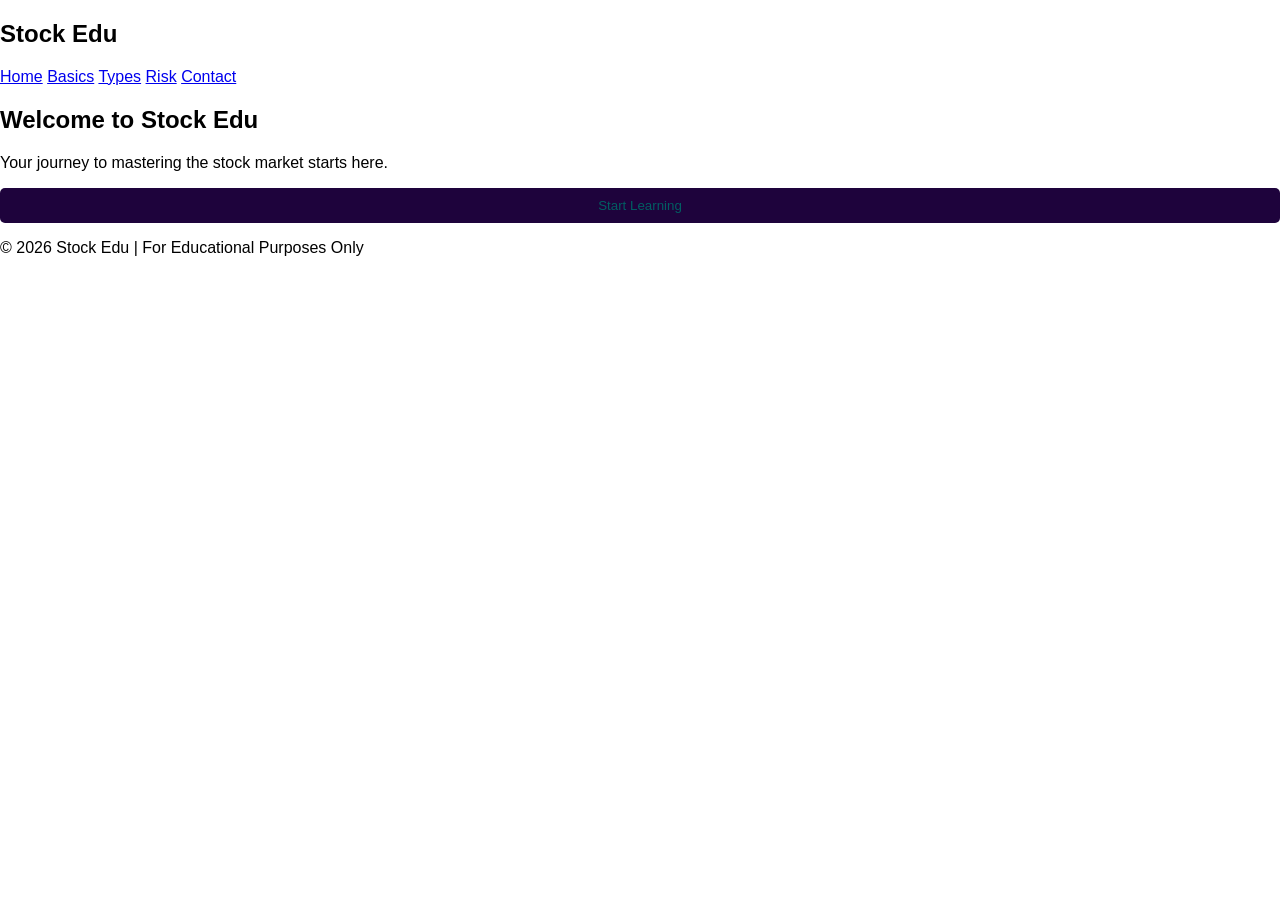
<file: index.html>
<!DOCTYPE html>
<html>
<head>
    <title>Stock Edu - Home</title>
    <link rel="stylesheet" href="style.css">
</head>
<body>

    <header class="navbar">
        <h2>Stock Edu </h2>
        <nav>
            <a href="#">Home</a>
            <a href="#">Basics</a>
            <a href="#">Types</a>
            <a href="#">Risk</a>
            <a href="#">Contact</a>
        </nav>
    </header>

    <section class="hero">
        <h1>Welcome to Stock Edu</h1>
        <p>Your journey to mastering the stock market starts here.</p>
        <button>Start Learning</button>
    </section>

    <footer>
        <p>© 2026 Stock Edu | For Educational Purposes Only</p>
    </footer>

</body>
</html>
</file>
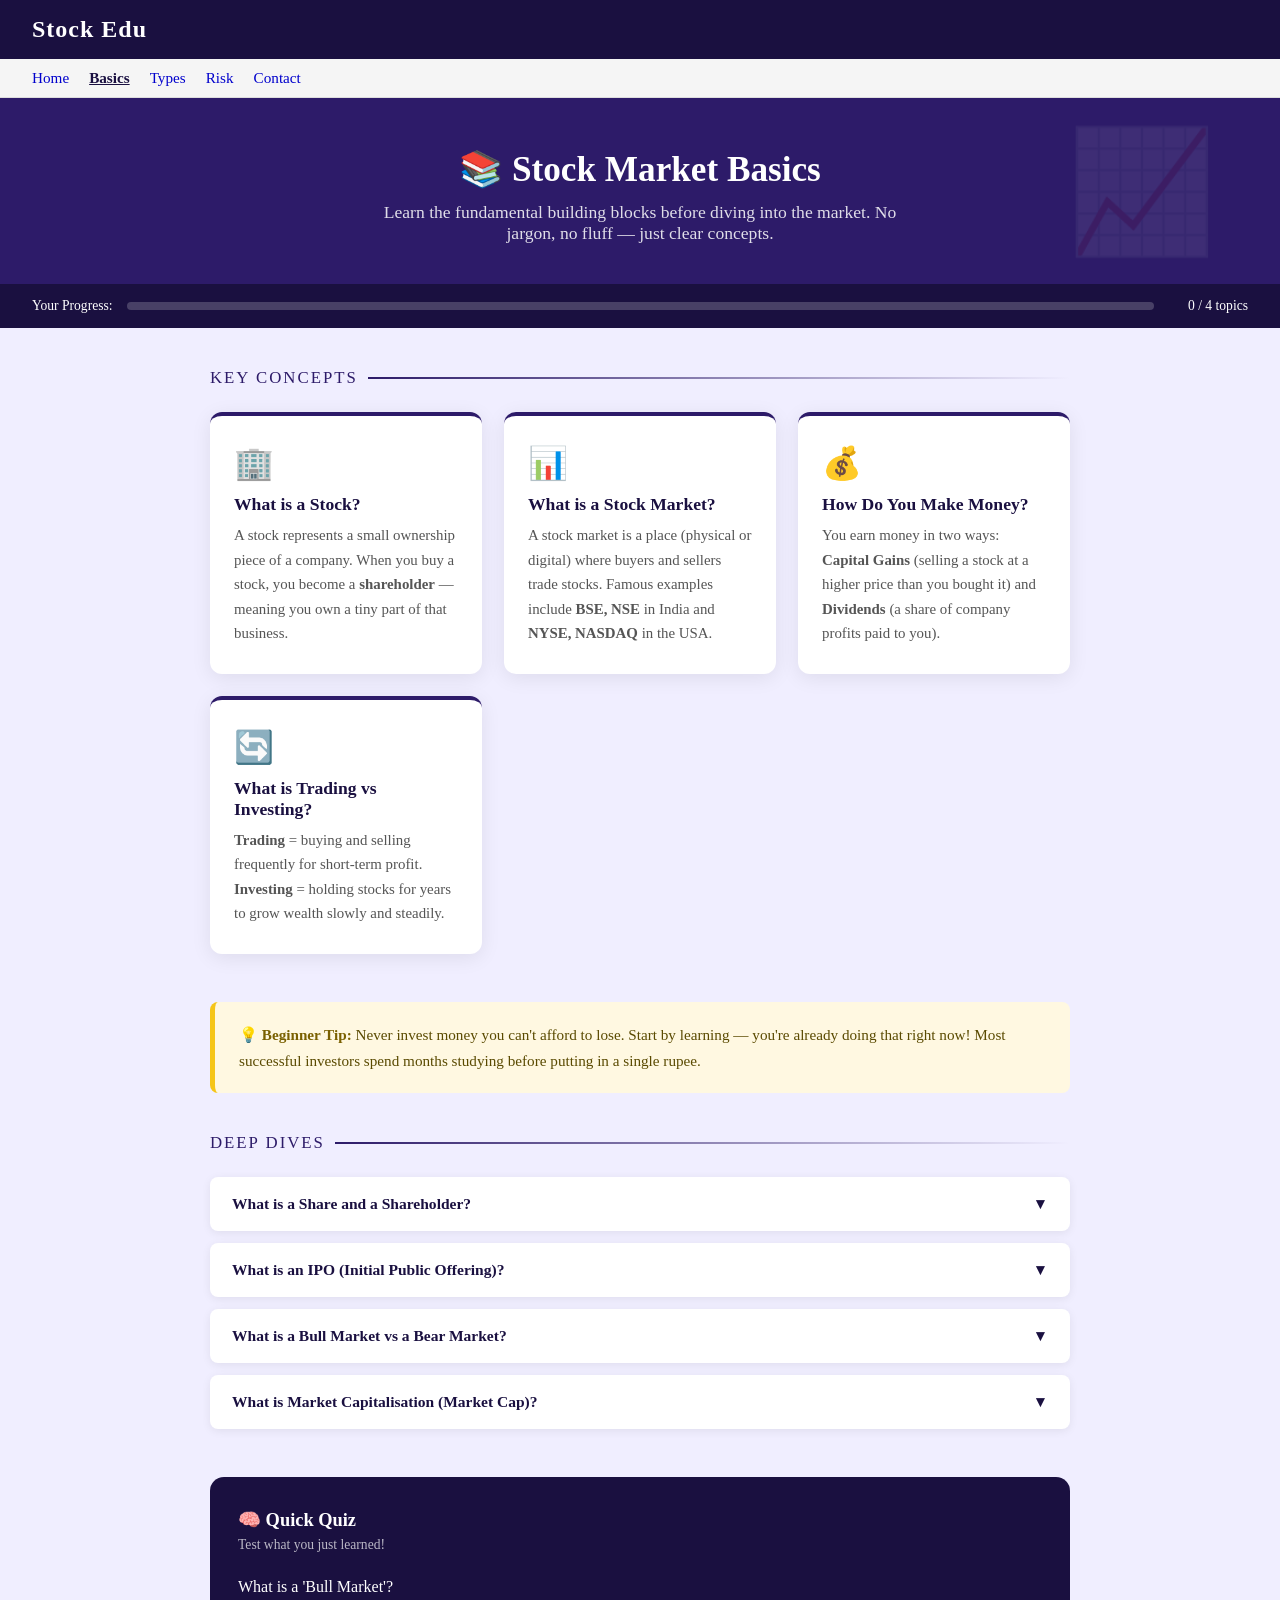
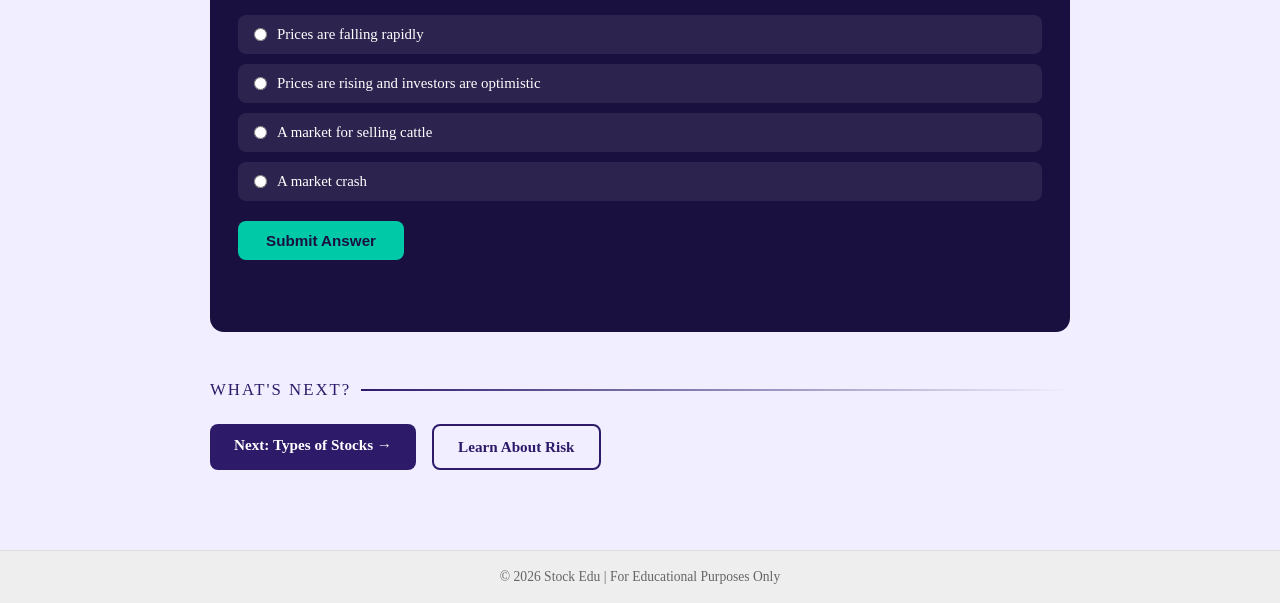
<file: basics.html>
<!DOCTYPE html>
<html lang="en">
<head>
  <meta charset="UTF-8" />
  <meta name="viewport" content="width=device-width, initial-scale=1.0"/>
  <title>Stock Edu – Basics</title>
  <style>
    /* ── Root Variables ── */
    :root {
      --navy:   #1a1040;
      --purple: #2d1b69;
      --accent: #00c9a7;
      --gold:   #f5c518;
      --light:  #f0eeff;
      --white:  #ffffff;
      --text:   #333;
      --card-bg:#fff;
    }

    * { box-sizing: border-box; margin: 0; padding: 0; }

    body {
      font-family: Georgia, 'Times New Roman', serif;
      background: var(--light);
      color: var(--text);
    }

    /* ── Header ── */
    header {
      background: var(--navy);
      color: var(--white);
      padding: 16px 32px;
      display: flex;
      align-items: center;
      gap: 16px;
    }
    header h1 { font-size: 1.5rem; letter-spacing: 1px; }

    /* ── Navbar ── */
    nav {
      background: #f5f5f5;
      border-bottom: 1px solid #ddd;
      padding: 10px 32px;
      display: flex;
      gap: 20px;
    }
    nav a {
      text-decoration: none;
      color: #0000cc;
      font-size: 0.95rem;
    }
    nav a:hover { text-decoration: underline; }
    nav a.active { color: var(--navy); font-weight: bold; text-decoration: underline; }

    /* ── Hero Banner ── */
    .hero {
      background: var(--purple);
      color: var(--white);
      padding: 50px 32px 40px;
      text-align: center;
      position: relative;
      overflow: hidden;
    }
    .hero::before {
      content: "📈";
      font-size: 120px;
      position: absolute;
      right: 5%;
      top: 50%;
      transform: translateY(-50%);
      opacity: 0.08;
    }
    .hero h2 { font-size: 2.2rem; margin-bottom: 12px; }
    .hero p  { font-size: 1.1rem; opacity: 0.85; max-width: 560px; margin: 0 auto; }

    /* ── Progress Bar ── */
    .progress-wrap {
      background: var(--navy);
      padding: 14px 32px;
      display: flex;
      align-items: center;
      gap: 14px;
      color: var(--white);
      font-size: 0.85rem;
    }
    .bar-track {
      flex: 1;
      height: 8px;
      background: rgba(255,255,255,0.2);
      border-radius: 99px;
      overflow: hidden;
    }
    .bar-fill {
      height: 100%;
      width: 0%;
      background: var(--accent);
      border-radius: 99px;
      transition: width 0.6s ease;
    }
    #prog-label { min-width: 80px; text-align: right; }

    /* ── Main Layout ── */
    .container {
      max-width: 900px;
      margin: 0 auto;
      padding: 40px 20px 60px;
    }

    /* ── Section heading ── */
    .section-title {
      font-size: 1.05rem;
      color: var(--purple);
      letter-spacing: 2px;
      text-transform: uppercase;
      margin-bottom: 24px;
      display: flex;
      align-items: center;
      gap: 10px;
    }
    .section-title::after {
      content: '';
      flex: 1;
      height: 2px;
      background: linear-gradient(to right, var(--purple), transparent);
    }

    /* ── Cards ── */
    .cards {
      display: grid;
      grid-template-columns: repeat(auto-fit, minmax(260px, 1fr));
      gap: 22px;
      margin-bottom: 48px;
    }
    .card {
      background: var(--card-bg);
      border-radius: 12px;
      padding: 28px 24px;
      box-shadow: 0 4px 20px rgba(0,0,0,0.08);
      border-top: 4px solid var(--purple);
      transition: transform 0.2s, box-shadow 0.2s;
      cursor: default;
    }
    .card:hover {
      transform: translateY(-4px);
      box-shadow: 0 8px 30px rgba(0,0,0,0.13);
    }
    .card .icon { font-size: 2rem; margin-bottom: 12px; }
    .card h3 { font-size: 1.1rem; color: var(--navy); margin-bottom: 8px; }
    .card p  { font-size: 0.93rem; line-height: 1.65; color: #555; }

    /* ── Highlight Box ── */
    .highlight {
      background: #fff8e1;
      border-left: 5px solid var(--gold);
      border-radius: 8px;
      padding: 20px 24px;
      margin-bottom: 40px;
      font-size: 0.95rem;
      line-height: 1.7;
      color: #5a4a00;
    }
    .highlight strong { color: #7a6000; }

    /* ── Accordion ── */
    .accordion { margin-bottom: 48px; }
    .acc-item {
      background: #fff;
      border-radius: 8px;
      box-shadow: 0 2px 10px rgba(0,0,0,0.07);
      margin-bottom: 12px;
      overflow: hidden;
    }
    .acc-header {
      display: flex;
      justify-content: space-between;
      align-items: center;
      padding: 18px 22px;
      cursor: pointer;
      font-weight: bold;
      color: var(--navy);
      font-size: 0.97rem;
      user-select: none;
    }
    .acc-header:hover { background: #f0eeff; }
    .acc-arrow {
      transition: transform 0.3s;
      font-style: normal;
    }
    .acc-body {
      max-height: 0;
      overflow: hidden;
      transition: max-height 0.4s ease, padding 0.3s;
      padding: 0 22px;
      font-size: 0.92rem;
      line-height: 1.75;
      color: #555;
    }
    .acc-body.open {
      max-height: 400px;
      padding: 4px 22px 18px;
    }
    .acc-arrow.open { transform: rotate(180deg); }

    /* ── Quiz ── */
    .quiz-box {
      background: var(--navy);
      color: var(--white);
      border-radius: 14px;
      padding: 32px 28px;
      margin-bottom: 48px;
    }
    .quiz-box h3 { font-size: 1.15rem; margin-bottom: 6px; }
    .quiz-box .q-sub { font-size: 0.85rem; opacity: 0.7; margin-bottom: 22px; }
    .quiz-question { font-size: 1rem; margin-bottom: 16px; line-height: 1.5; }
    .quiz-options { display: flex; flex-direction: column; gap: 10px; margin-bottom: 20px; }
    .quiz-options label {
      display: flex;
      align-items: center;
      gap: 10px;
      background: rgba(255,255,255,0.08);
      padding: 11px 16px;
      border-radius: 8px;
      cursor: pointer;
      font-size: 0.93rem;
      transition: background 0.2s;
    }
    .quiz-options label:hover { background: rgba(255,255,255,0.16); }
    .quiz-options input { accent-color: var(--accent); }
    #quiz-btn {
      background: var(--accent);
      color: var(--navy);
      border: none;
      padding: 11px 28px;
      border-radius: 8px;
      font-weight: bold;
      cursor: pointer;
      font-size: 0.95rem;
      transition: opacity 0.2s;
    }
    #quiz-btn:hover { opacity: 0.85; }
    #quiz-result {
      margin-top: 16px;
      font-size: 0.97rem;
      min-height: 24px;
      font-weight: bold;
    }

    /* ── Next Steps ── */
    .next-steps {
      display: flex;
      gap: 16px;
      flex-wrap: wrap;
      margin-bottom: 20px;
    }
    .next-btn {
      display: inline-block;
      text-decoration: none;
      padding: 12px 24px;
      border-radius: 8px;
      font-size: 0.95rem;
      font-weight: bold;
      transition: opacity 0.2s, transform 0.15s;
    }
    .next-btn:hover { opacity: 0.85; transform: translateY(-2px); }
    .btn-primary { background: var(--purple); color: #fff; }
    .btn-outline  { border: 2px solid var(--purple); color: var(--purple); background: transparent; }

    /* ── Footer ── */
    footer {
      background: #eee;
      text-align: center;
      padding: 18px;
      font-size: 0.85rem;
      color: #666;
      border-top: 1px solid #ddd;
    }

    /* ── Animations ── */
    @keyframes fadeUp {
      from { opacity: 0; transform: translateY(24px); }
      to   { opacity: 1; transform: translateY(0); }
    }
    .card, .acc-item, .quiz-box, .highlight {
      animation: fadeUp 0.5s ease both;
    }
    .card:nth-child(1) { animation-delay: 0.05s; }
    .card:nth-child(2) { animation-delay: 0.15s; }
    .card:nth-child(3) { animation-delay: 0.25s; }
    .card:nth-child(4) { animation-delay: 0.35s; }
  </style>
</head>
<body>

  <!-- Header -->
  <header>
    <h1>Stock Edu</h1>
  </header>

  <!-- Navbar -->
  <nav>
    <a href="index.html">Home</a>
    <a href="basics.html" class="active">Basics</a>
    <a href="types.html">Types</a>
    <a href="risk.html">Risk</a>
    <a href="contact.html">Contact</a>
  </nav>

  <!-- Hero -->
  <div class="hero">
    <h2>📚 Stock Market Basics</h2>
    <p>Learn the fundamental building blocks before diving into the market. No jargon, no fluff — just clear concepts.</p>
  </div>

  <!-- Progress -->
  <div class="progress-wrap">
    <span>Your Progress:</span>
    <div class="bar-track"><div class="bar-fill" id="bar"></div></div>
    <span id="prog-label">0 / 4 topics</span>
  </div>

  <!-- Main Content -->
  <div class="container">

    <!-- Key Concepts Cards -->
    <div class="section-title">Key Concepts</div>
    <div class="cards">
      <div class="card" onclick="markRead(this, 0)">
        <div class="icon">🏢</div>
        <h3>What is a Stock?</h3>
        <p>A stock represents a small ownership piece of a company. When you buy a stock, you become a <strong>shareholder</strong> — meaning you own a tiny part of that business.</p>
      </div>
      <div class="card" onclick="markRead(this, 1)">
        <div class="icon">📊</div>
        <h3>What is a Stock Market?</h3>
        <p>A stock market is a place (physical or digital) where buyers and sellers trade stocks. Famous examples include <strong>BSE, NSE</strong> in India and <strong>NYSE, NASDAQ</strong> in the USA.</p>
      </div>
      <div class="card" onclick="markRead(this, 2)">
        <div class="icon">💰</div>
        <h3>How Do You Make Money?</h3>
        <p>You earn money in two ways: <strong>Capital Gains</strong> (selling a stock at a higher price than you bought it) and <strong>Dividends</strong> (a share of company profits paid to you).</p>
      </div>
      <div class="card" onclick="markRead(this, 3)">
        <div class="icon">🔄</div>
        <h3>What is Trading vs Investing?</h3>
        <p><strong>Trading</strong> = buying and selling frequently for short-term profit. <strong>Investing</strong> = holding stocks for years to grow wealth slowly and steadily.</p>
      </div>
    </div>

    <!-- Tip Box -->
    <div class="highlight">
      <strong>💡 Beginner Tip:</strong> Never invest money you can't afford to lose. Start by learning — you're already doing that right now! Most successful investors spend months studying before putting in a single rupee.
    </div>

    <!-- Accordion – Deep Dives -->
    <div class="section-title">Deep Dives</div>
    <div class="accordion" id="accordion">

      <div class="acc-item">
        <div class="acc-header" onclick="toggleAcc(0)">
          What is a Share and a Shareholder? <span class="acc-arrow" id="arrow-0">▼</span>
        </div>
        <div class="acc-body" id="body-0">
          A company divides its ownership into millions of tiny equal pieces called <strong>shares</strong>. If a company has 1,000,000 shares and you buy 100, you own 0.01% of that company. That makes you a <strong>shareholder</strong>. Shareholders sometimes get voting rights on big company decisions.
        </div>
      </div>

      <div class="acc-item">
        <div class="acc-header" onclick="toggleAcc(1)">
          What is an IPO (Initial Public Offering)? <span class="acc-arrow" id="arrow-1">▼</span>
        </div>
        <div class="acc-body" id="body-1">
          When a private company wants to raise money from the public, it "goes public" through an <strong>IPO</strong>. This is when the company first sells its shares on the stock market. Think of it as the company's debut on the stock exchange. After the IPO, anyone can buy or sell those shares.
        </div>
      </div>

      <div class="acc-item">
        <div class="acc-header" onclick="toggleAcc(2)">
          What is a Bull Market vs a Bear Market? <span class="acc-arrow" id="arrow-2">▼</span>
        </div>
        <div class="acc-body" id="body-2">
          A <strong>Bull Market</strong> 🐂 is when stock prices are rising — investors are confident and optimistic. A <strong>Bear Market</strong> 🐻 is when prices are falling — usually by 20% or more — and investors are fearful. Both are normal parts of the market cycle. Long-term investors don't panic during bear markets.
        </div>
      </div>

      <div class="acc-item">
        <div class="acc-header" onclick="toggleAcc(3)">
          What is Market Capitalisation (Market Cap)? <span class="acc-arrow" id="arrow-3">▼</span>
        </div>
        <div class="acc-body" id="body-3">
          Market Cap = Share Price × Total Number of Shares. It tells you the total value of a company in the market. Companies are grouped as <strong>Large Cap</strong> (very stable, e.g. Reliance, TCS), <strong>Mid Cap</strong> (moderate growth), and <strong>Small Cap</strong> (high risk, high reward).
        </div>
      </div>

    </div>

    <!-- Quick Quiz -->
    <div class="quiz-box">
      <h3>🧠 Quick Quiz</h3>
      <p class="q-sub">Test what you just learned!</p>
      <div id="quiz-area">
        <div class="quiz-question" id="q-text">Loading question...</div>
        <div class="quiz-options" id="q-options"></div>
        <button id="quiz-btn" onclick="checkAnswer()">Submit Answer</button>
        <div id="quiz-result"></div>
      </div>
    </div>

    <!-- Next Steps -->
    <div class="section-title">What's Next?</div>
    <div class="next-steps">
      <a href="types.html" class="next-btn btn-primary">Next: Types of Stocks →</a>
      <a href="risk.html"  class="next-btn btn-outline">Learn About Risk</a>
    </div>

  </div>

  <!-- Footer -->
  <footer>© 2026 Stock Edu | For Educational Purposes Only</footer>

  <script>
    // ── Progress Tracker ──
    const read = [false, false, false, false];
    function markRead(card, i) {
      if (read[i]) return;
      read[i] = true;
      card.style.borderTopColor = '#00c9a7';
      card.style.background = '#f0fff8';
      updateProgress();
    }
    function updateProgress() {
      const done = read.filter(Boolean).length;
      document.getElementById('bar').style.width = (done / 4 * 100) + '%';
      document.getElementById('prog-label').textContent = done + ' / 4 topics';
    }

    // ── Accordion ──
    function toggleAcc(i) {
      const body  = document.getElementById('body-' + i);
      const arrow = document.getElementById('arrow-' + i);
      body.classList.toggle('open');
      arrow.classList.toggle('open');
    }

    // ── Quiz ──
    const questions = [
      {
        q: "What does owning a stock mean?",
        options: ["You lend money to a company", "You own a small piece of a company", "You work for a company", "You control all decisions"],
        answer: 1
      },
      {
        q: "What is a 'Bull Market'?",
        options: ["Prices are falling rapidly", "Prices are rising and investors are optimistic", "A market for selling cattle", "A market crash"],
        answer: 1
      },
      {
        q: "What does IPO stand for?",
        options: ["International Purchase Order", "Initial Public Offering", "Investor Profit Option", "Internal Price Optimization"],
        answer: 1
      }
    ];

    let currentQ = Math.floor(Math.random() * questions.length);
    let answered = false;

    function loadQuestion() {
      const q = questions[currentQ];
      document.getElementById('q-text').textContent = q.q;
      const container = document.getElementById('q-options');
      container.innerHTML = '';
      q.options.forEach((opt, i) => {
        const label = document.createElement('label');
        label.innerHTML = `<input type="radio" name="quiz" value="${i}"> ${opt}`;
        container.appendChild(label);
      });
      answered = false;
      document.getElementById('quiz-result').textContent = '';
      document.getElementById('quiz-btn').textContent = 'Submit Answer';
    }

    function checkAnswer() {
      if (answered) {
        currentQ = (currentQ + 1) % questions.length;
        loadQuestion();
        return;
      }
      const sel = document.querySelector('input[name="quiz"]:checked');
      if (!sel) { document.getElementById('quiz-result').textContent = '⚠️ Please select an option first!'; return; }
      const chosen = parseInt(sel.value);
      const correct = questions[currentQ].answer;
      const resultEl = document.getElementById('quiz-result');
      if (chosen === correct) {
        resultEl.textContent = '✅ Correct! Well done!';
        resultEl.style.color = '#00c9a7';
      } else {
        resultEl.textContent = '❌ Not quite. The answer was: "' + questions[currentQ].options[correct] + '"';
        resultEl.style.color = '#ff6b6b';
      }
      answered = true;
      document.getElementById('quiz-btn').textContent = 'Next Question →';
    }

    loadQuestion();
  </script>
</body>
</html>
</file>
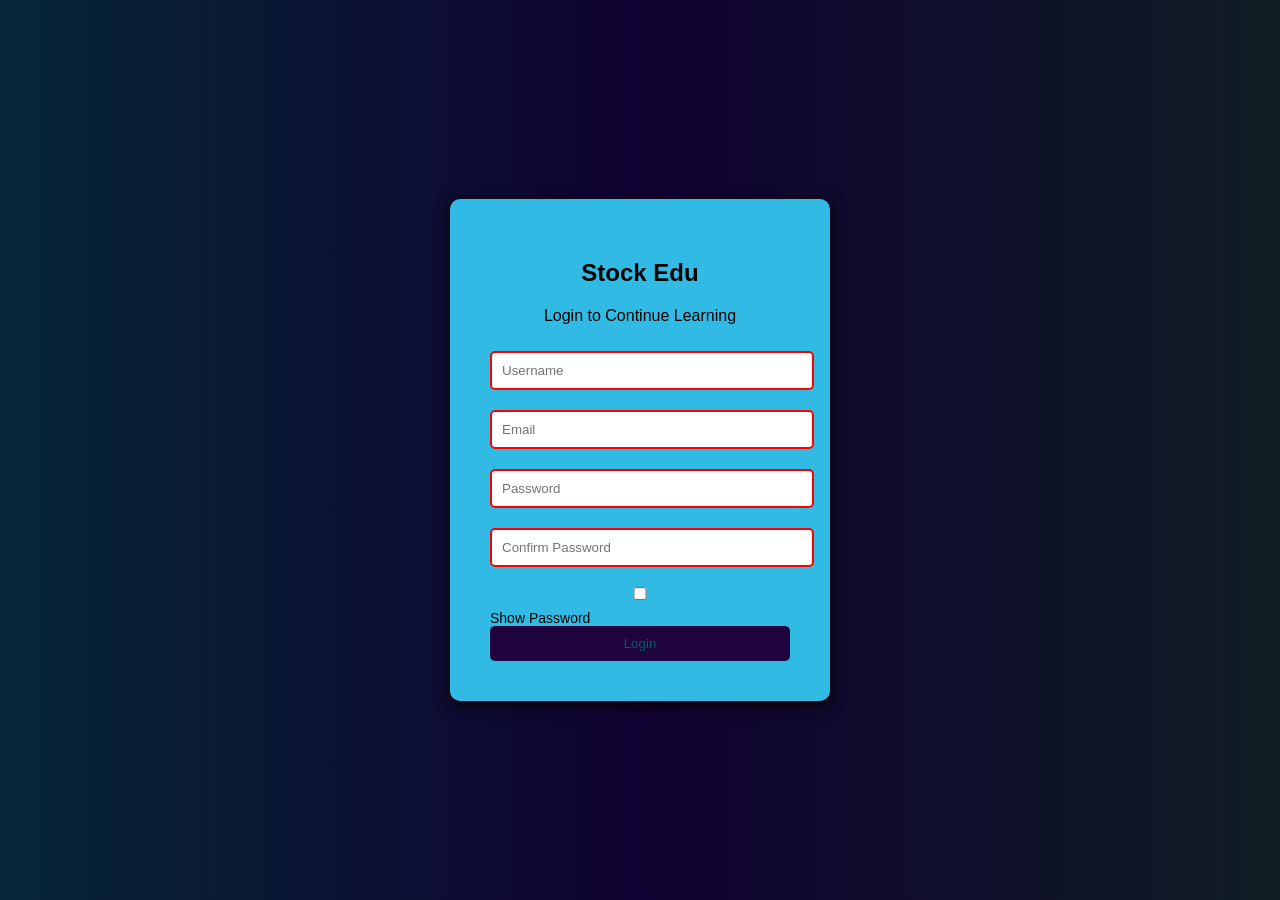
<file: login.html>
<!DOCTYPE html>
<html>
<head>
    <title>Stock Edu - Login</title>
    <link rel="stylesheet" href="style.css">
</head>
<body class="login-body">

    <div class="login-container">
        <h2>Stock Edu</h2>
        <p>Login to Continue Learning</p>

        <form action="basics.html" onsubmit="return validateForm()">

            <input type="text" 
                   placeholder="Username" 
                   required 
                   minlength="4" 
                   maxlength="15">

            <input type="email" 
                   placeholder="Email" 
                   required>

            <input type="password" 
                   id="password"
                   placeholder="Password" 
                   required 
                   minlength="6">

            <input type="password" 
                   id="confirmPassword"
                   placeholder="Confirm Password" 
                   required>

            <div class="checkbox">
                <input type="checkbox" onclick="togglePassword()"> Show Password
            </div>

            <button type="submit">Login</button>

        </form>
    </div>

<script>
function togglePassword() {
    let pass = document.getElementById("password");
    let confirmPass = document.getElementById("confirmPassword");

    if (pass.type === "password") {
        pass.type = "text";
        confirmPass.type = "text";
    } else {
        pass.type = "password";
        confirmPass.type = "password";
    }
}

function validateForm() {
    let pass = document.getElementById("password").value;
    let confirmPass = document.getElementById("confirmPassword").value;

    if (pass !== confirmPass) {
        alert("Passwords do not match!");
        return false;
    }
    return true;
}
</script>

</body>
</html>
</file>
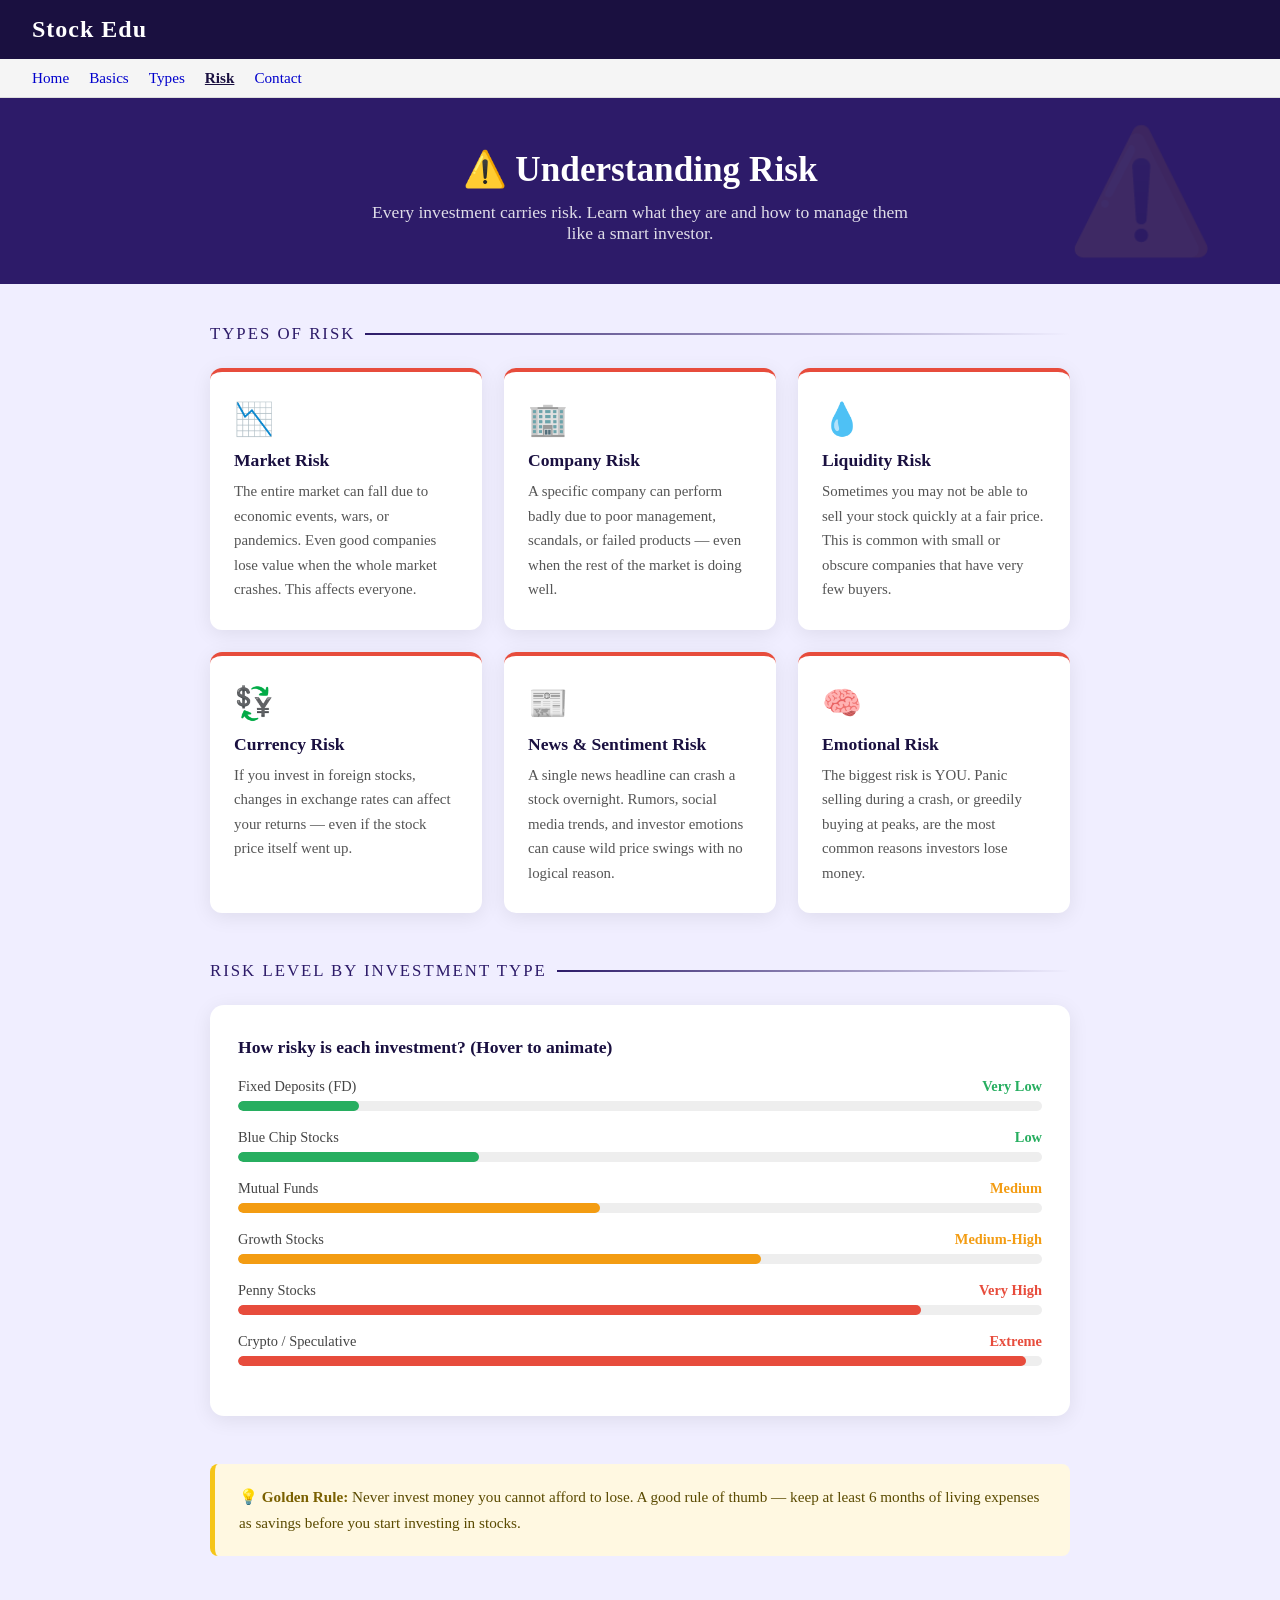
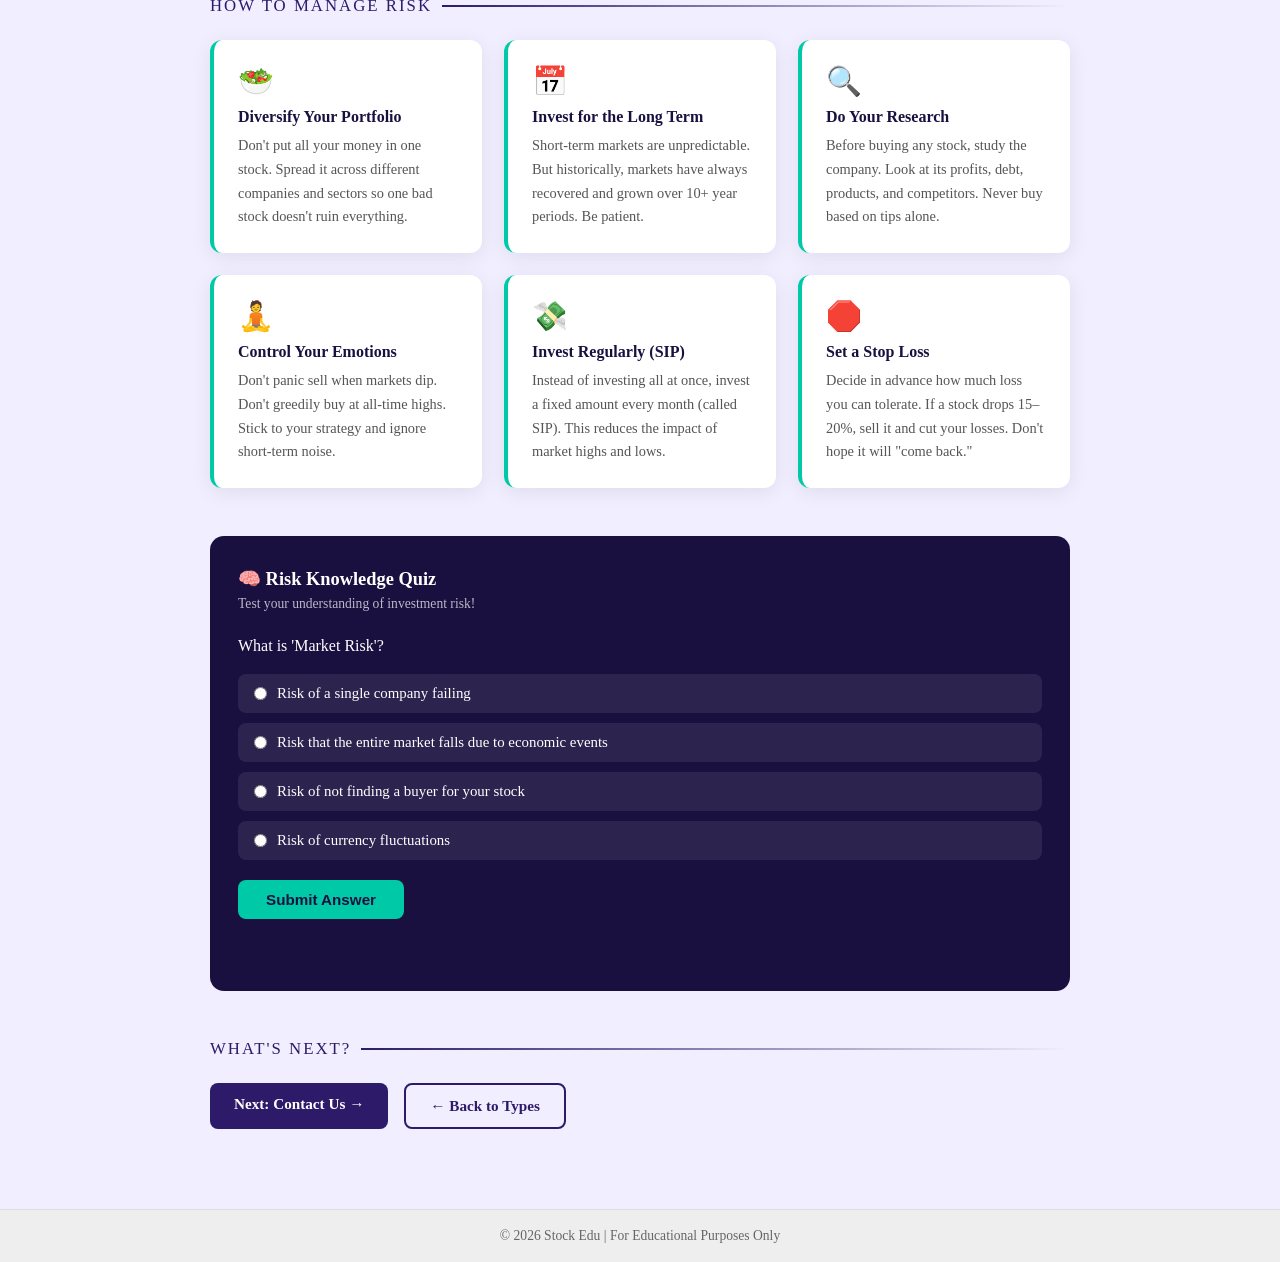
<file: Risk.html>
<!DOCTYPE html>
<html lang="en">
<head>
  <meta charset="UTF-8" />
  <meta name="viewport" content="width=device-width, initial-scale=1.0"/>
  <title>Stock Edu – Risk</title>
  <style>
    :root {
      --navy:   #1a1040;
      --purple: #2d1b69;
      --accent: #00c9a7;
      --gold:   #f5c518;
      --light:  #f0eeff;
      --white:  #ffffff;
      --text:   #333;
      --danger: #e74c3c;
      --warning:#f39c12;
      --safe:   #27ae60;
    }

    * { box-sizing: border-box; margin: 0; padding: 0; }

    body {
      font-family: Georgia, 'Times New Roman', serif;
      background: var(--light);
      color: var(--text);
    }

    /* ── Header ── */
    header {
      background: var(--navy);
      color: var(--white);
      padding: 16px 32px;
    }
    header h1 { font-size: 1.5rem; letter-spacing: 1px; }

    /* ── Navbar ── */
    nav {
      background: #f5f5f5;
      border-bottom: 1px solid #ddd;
      padding: 10px 32px;
      display: flex;
      gap: 20px;
    }
    nav a {
      text-decoration: none;
      color: #0000cc;
      font-size: 0.95rem;
    }
    nav a:hover { text-decoration: underline; }
    nav a.active { color: var(--navy); font-weight: bold; text-decoration: underline; }

    /* ── Hero ── */
    .hero {
      background: var(--purple);
      color: var(--white);
      padding: 50px 32px 40px;
      text-align: center;
      position: relative;
      overflow: hidden;
    }
    .hero::before {
      content: "⚠️";
      font-size: 120px;
      position: absolute;
      right: 5%;
      top: 50%;
      transform: translateY(-50%);
      opacity: 0.08;
    }
    .hero h2 { font-size: 2.2rem; margin-bottom: 12px; }
    .hero p  { font-size: 1.1rem; opacity: 0.85; max-width: 560px; margin: 0 auto; }

    /* ── Container ── */
    .container {
      max-width: 900px;
      margin: 0 auto;
      padding: 40px 20px 60px;
    }

    /* ── Section Title ── */
    .section-title {
      font-size: 1.05rem;
      color: var(--purple);
      letter-spacing: 2px;
      text-transform: uppercase;
      margin-bottom: 24px;
      display: flex;
      align-items: center;
      gap: 10px;
    }
    .section-title::after {
      content: '';
      flex: 1;
      height: 2px;
      background: linear-gradient(to right, var(--purple), transparent);
    }

    /* ── Risk Cards ── */
    .risk-cards {
      display: grid;
      grid-template-columns: repeat(auto-fit, minmax(260px, 1fr));
      gap: 22px;
      margin-bottom: 48px;
    }
    .risk-card {
      background: #fff;
      border-radius: 12px;
      padding: 28px 24px;
      box-shadow: 0 4px 20px rgba(0,0,0,0.08);
      border-top: 4px solid var(--danger);
      transition: transform 0.2s, box-shadow 0.2s;
    }
    .risk-card:hover {
      transform: translateY(-4px);
      box-shadow: 0 8px 30px rgba(0,0,0,0.13);
    }
    .risk-card .icon { font-size: 2rem; margin-bottom: 12px; }
    .risk-card h3 { font-size: 1.1rem; color: var(--navy); margin-bottom: 8px; }
    .risk-card p  { font-size: 0.93rem; line-height: 1.65; color: #555; }

    /* ── Risk Meter ── */
    .risk-meter-section {
      background: #fff;
      border-radius: 14px;
      padding: 32px 28px;
      box-shadow: 0 4px 20px rgba(0,0,0,0.08);
      margin-bottom: 48px;
    }
    .risk-meter-section h3 {
      color: var(--navy);
      font-size: 1.1rem;
      margin-bottom: 20px;
    }
    .meter-item {
      margin-bottom: 18px;
    }
    .meter-label {
      display: flex;
      justify-content: space-between;
      font-size: 0.9rem;
      margin-bottom: 6px;
      color: #444;
    }
    .meter-label span:last-child { font-weight: bold; }
    .meter-bar {
      height: 10px;
      background: #eee;
      border-radius: 99px;
      overflow: hidden;
    }
    .meter-fill {
      height: 100%;
      border-radius: 99px;
      width: 0%;
      transition: width 1.2s ease;
    }
    .fill-low    { background: var(--safe); }
    .fill-medium { background: var(--warning); }
    .fill-high   { background: var(--danger); }

    /* ── Tips Grid ── */
    .tips-grid {
      display: grid;
      grid-template-columns: repeat(auto-fit, minmax(260px, 1fr));
      gap: 22px;
      margin-bottom: 48px;
    }
    .tip-card {
      background: #fff;
      border-radius: 12px;
      padding: 24px;
      box-shadow: 0 4px 20px rgba(0,0,0,0.08);
      border-left: 4px solid var(--accent);
    }
    .tip-card .icon { font-size: 1.8rem; margin-bottom: 10px; }
    .tip-card h3 { font-size: 1rem; color: var(--navy); margin-bottom: 8px; }
    .tip-card p  { font-size: 0.9rem; line-height: 1.65; color: #555; }

    /* ── Highlight ── */
    .highlight {
      background: #fff8e1;
      border-left: 5px solid var(--gold);
      border-radius: 8px;
      padding: 20px 24px;
      margin-bottom: 40px;
      font-size: 0.95rem;
      line-height: 1.7;
      color: #5a4a00;
    }
    .highlight strong { color: #7a6000; }

    /* ── Risk Quiz ── */
    .quiz-box {
      background: var(--navy);
      color: var(--white);
      border-radius: 14px;
      padding: 32px 28px;
      margin-bottom: 48px;
    }
    .quiz-box h3 { font-size: 1.15rem; margin-bottom: 6px; }
    .quiz-box .q-sub { font-size: 0.85rem; opacity: 0.7; margin-bottom: 22px; }
    .quiz-question { font-size: 1rem; margin-bottom: 16px; line-height: 1.5; }
    .quiz-options { display: flex; flex-direction: column; gap: 10px; margin-bottom: 20px; }
    .quiz-options label {
      display: flex;
      align-items: center;
      gap: 10px;
      background: rgba(255,255,255,0.08);
      padding: 11px 16px;
      border-radius: 8px;
      cursor: pointer;
      font-size: 0.93rem;
      transition: background 0.2s;
    }
    .quiz-options label:hover { background: rgba(255,255,255,0.16); }
    .quiz-options input { accent-color: var(--accent); }
    #quiz-btn {
      background: var(--accent);
      color: var(--navy);
      border: none;
      padding: 11px 28px;
      border-radius: 8px;
      font-weight: bold;
      cursor: pointer;
      font-size: 0.95rem;
      transition: opacity 0.2s;
    }
    #quiz-btn:hover { opacity: 0.85; }
    #quiz-result {
      margin-top: 16px;
      font-size: 0.97rem;
      min-height: 24px;
      font-weight: bold;
    }

    /* ── Next Steps ── */
    .next-steps {
      display: flex;
      gap: 16px;
      flex-wrap: wrap;
      margin-bottom: 20px;
    }
    .next-btn {
      display: inline-block;
      text-decoration: none;
      padding: 12px 24px;
      border-radius: 8px;
      font-size: 0.95rem;
      font-weight: bold;
      transition: opacity 0.2s, transform 0.15s;
    }
    .next-btn:hover { opacity: 0.85; transform: translateY(-2px); }
    .btn-primary { background: var(--purple); color: #fff; }
    .btn-outline  { border: 2px solid var(--purple); color: var(--purple); background: transparent; }

    /* ── Footer ── */
    footer {
      background: #eee;
      text-align: center;
      padding: 18px;
      font-size: 0.85rem;
      color: #666;
      border-top: 1px solid #ddd;
    }

    /* ── Animations ── */
    @keyframes fadeUp {
      from { opacity: 0; transform: translateY(24px); }
      to   { opacity: 1; transform: translateY(0); }
    }
    .risk-card { animation: fadeUp 0.5s ease both; }
    .risk-card:nth-child(1) { animation-delay: 0.05s; }
    .risk-card:nth-child(2) { animation-delay: 0.15s; }
    .risk-card:nth-child(3) { animation-delay: 0.25s; }
    .risk-card:nth-child(4) { animation-delay: 0.35s; }
    .risk-card:nth-child(5) { animation-delay: 0.45s; }
    .risk-card:nth-child(6) { animation-delay: 0.55s; }
  </style>
</head>
<body>

  <!-- Header -->
  <header>
    <h1>Stock Edu</h1>
  </header>

  <!-- Navbar -->
  <nav>
    <a href="index.html">Home</a>
    <a href="basics.html">Basics</a>
    <a href="types.html">Types</a>
    <a href="risk.html" class="active">Risk</a>
    <a href="contact.html">Contact</a>
  </nav>

  <!-- Hero -->
  <div class="hero">
    <h2>⚠️ Understanding Risk</h2>
    <p>Every investment carries risk. Learn what they are and how to manage them like a smart investor.</p>
  </div>

  <!-- Main Content -->
  <div class="container">

    <!-- Risk Types -->
    <div class="section-title">Types of Risk</div>
    <div class="risk-cards">

      <div class="risk-card">
        <div class="icon">📉</div>
        <h3>Market Risk</h3>
        <p>The entire market can fall due to economic events, wars, or pandemics. Even good companies lose value when the whole market crashes. This affects everyone.</p>
      </div>

      <div class="risk-card">
        <div class="icon">🏢</div>
        <h3>Company Risk</h3>
        <p>A specific company can perform badly due to poor management, scandals, or failed products — even when the rest of the market is doing well.</p>
      </div>

      <div class="risk-card">
        <div class="icon">💧</div>
        <h3>Liquidity Risk</h3>
        <p>Sometimes you may not be able to sell your stock quickly at a fair price. This is common with small or obscure companies that have very few buyers.</p>
      </div>

      <div class="risk-card">
        <div class="icon">💱</div>
        <h3>Currency Risk</h3>
        <p>If you invest in foreign stocks, changes in exchange rates can affect your returns — even if the stock price itself went up.</p>
      </div>

      <div class="risk-card">
        <div class="icon">📰</div>
        <h3>News & Sentiment Risk</h3>
        <p>A single news headline can crash a stock overnight. Rumors, social media trends, and investor emotions can cause wild price swings with no logical reason.</p>
      </div>

      <div class="risk-card">
        <div class="icon">🧠</div>
        <h3>Emotional Risk</h3>
        <p>The biggest risk is YOU. Panic selling during a crash, or greedily buying at peaks, are the most common reasons investors lose money.</p>
      </div>

    </div>

    <!-- Risk Meter -->
    <div class="section-title">Risk Level by Investment Type</div>
    <div class="risk-meter-section">
      <h3>How risky is each investment? (Hover to animate)</h3>

      <div class="meter-item">
        <div class="meter-label"><span>Fixed Deposits (FD)</span><span style="color:var(--safe)">Very Low</span></div>
        <div class="meter-bar"><div class="meter-fill fill-low" data-width="15%"></div></div>
      </div>
      <div class="meter-item">
        <div class="meter-label"><span>Blue Chip Stocks</span><span style="color:var(--safe)">Low</span></div>
        <div class="meter-bar"><div class="meter-fill fill-low" data-width="30%"></div></div>
      </div>
      <div class="meter-item">
        <div class="meter-label"><span>Mutual Funds</span><span style="color:var(--warning)">Medium</span></div>
        <div class="meter-bar"><div class="meter-fill fill-medium" data-width="45%"></div></div>
      </div>
      <div class="meter-item">
        <div class="meter-label"><span>Growth Stocks</span><span style="color:var(--warning)">Medium-High</span></div>
        <div class="meter-bar"><div class="meter-fill fill-medium" data-width="65%"></div></div>
      </div>
      <div class="meter-item">
        <div class="meter-label"><span>Penny Stocks</span><span style="color:var(--danger)">Very High</span></div>
        <div class="meter-bar"><div class="meter-fill fill-high" data-width="85%"></div></div>
      </div>
      <div class="meter-item">
        <div class="meter-label"><span>Crypto / Speculative</span><span style="color:var(--danger)">Extreme</span></div>
        <div class="meter-bar"><div class="meter-fill fill-high" data-width="98%"></div></div>
      </div>
    </div>

    <!-- Highlight -->
    <div class="highlight">
      <strong>💡 Golden Rule:</strong> Never invest money you cannot afford to lose. A good rule of thumb — keep at least 6 months of living expenses as savings before you start investing in stocks.
    </div>

    <!-- Risk Management Tips -->
    <div class="section-title">How to Manage Risk</div>
    <div class="tips-grid">

      <div class="tip-card">
        <div class="icon">🥗</div>
        <h3>Diversify Your Portfolio</h3>
        <p>Don't put all your money in one stock. Spread it across different companies and sectors so one bad stock doesn't ruin everything.</p>
      </div>

      <div class="tip-card">
        <div class="icon">📅</div>
        <h3>Invest for the Long Term</h3>
        <p>Short-term markets are unpredictable. But historically, markets have always recovered and grown over 10+ year periods. Be patient.</p>
      </div>

      <div class="tip-card">
        <div class="icon">🔍</div>
        <h3>Do Your Research</h3>
        <p>Before buying any stock, study the company. Look at its profits, debt, products, and competitors. Never buy based on tips alone.</p>
      </div>

      <div class="tip-card">
        <div class="icon">🧘</div>
        <h3>Control Your Emotions</h3>
        <p>Don't panic sell when markets dip. Don't greedily buy at all-time highs. Stick to your strategy and ignore short-term noise.</p>
      </div>

      <div class="tip-card">
        <div class="icon">💸</div>
        <h3>Invest Regularly (SIP)</h3>
        <p>Instead of investing all at once, invest a fixed amount every month (called SIP). This reduces the impact of market highs and lows.</p>
      </div>

      <div class="tip-card">
        <div class="icon">🛑</div>
        <h3>Set a Stop Loss</h3>
        <p>Decide in advance how much loss you can tolerate. If a stock drops 15–20%, sell it and cut your losses. Don't hope it will "come back."</p>
      </div>

    </div>

    <!-- Risk Quiz -->
    <div class="quiz-box">
      <h3>🧠 Risk Knowledge Quiz</h3>
      <p class="q-sub">Test your understanding of investment risk!</p>
      <div class="quiz-question" id="q-text">Loading...</div>
      <div class="quiz-options" id="q-options"></div>
      <button id="quiz-btn" onclick="checkAnswer()">Submit Answer</button>
      <div id="quiz-result"></div>
    </div>

    <!-- Next Steps -->
    <div class="section-title">What's Next?</div>
    <div class="next-steps">
      <a href="contact.html" class="next-btn btn-primary">Next: Contact Us →</a>
      <a href="types.html"   class="next-btn btn-outline">← Back to Types</a>
    </div>

  </div>

  <!-- Footer -->
  <footer>© 2026 Stock Edu | For Educational Purposes Only</footer>

  <script>
    // ── Animate Risk Meters on page load ──
    window.addEventListener('load', () => {
      setTimeout(() => {
        document.querySelectorAll('.meter-fill').forEach(bar => {
          bar.style.width = bar.getAttribute('data-width');
        });
      }, 300);
    });

    // ── Quiz ──
    const questions = [
      {
        q: "What is 'Market Risk'?",
        options: [
          "Risk of a single company failing",
          "Risk that the entire market falls due to economic events",
          "Risk of not finding a buyer for your stock",
          "Risk of currency fluctuations"
        ],
        answer: 1
      },
      {
        q: "What is the BEST way to reduce risk in your portfolio?",
        options: [
          "Put all money in one strong stock",
          "Buy only penny stocks",
          "Diversify across different companies and sectors",
          "Only invest in crypto"
        ],
        answer: 2
      },
      {
        q: "What does SIP stand for?",
        options: [
          "Stock Investment Plan",
          "Systematic Investment Plan",
          "Safe Investment Protocol",
          "Stock Index Purchase"
        ],
        answer: 1
      },
      {
        q: "What is 'Emotional Risk' in investing?",
        options: [
          "Risk from company news",
          "Risk of market crashes",
          "Making poor decisions based on fear or greed",
          "Risk from foreign currency changes"
        ],
        answer: 2
      }
    ];

    let currentQ = 0;
    let answered = false;

    function loadQuestion() {
      const q = questions[currentQ];
      document.getElementById('q-text').textContent = q.q;
      const container = document.getElementById('q-options');
      container.innerHTML = '';
      q.options.forEach((opt, i) => {
        const label = document.createElement('label');
        label.innerHTML = `<input type="radio" name="quiz" value="${i}"> ${opt}`;
        container.appendChild(label);
      });
      answered = false;
      document.getElementById('quiz-result').textContent = '';
      document.getElementById('quiz-btn').textContent = 'Submit Answer';
    }

    function checkAnswer() {
      if (answered) {
        currentQ = (currentQ + 1) % questions.length;
        loadQuestion();
        return;
      }
      const sel = document.querySelector('input[name="quiz"]:checked');
      if (!sel) {
        document.getElementById('quiz-result').textContent = '⚠️ Please select an option first!';
        return;
      }
      const chosen = parseInt(sel.value);
      const correct = questions[currentQ].answer;
      const resultEl = document.getElementById('quiz-result');
      if (chosen === correct) {
        resultEl.textContent = '✅ Correct! Great job!';
        resultEl.style.color = '#00c9a7';
      } else {
        resultEl.textContent = '❌ Not quite. Answer: "' + questions[currentQ].options[correct] + '"';
        resultEl.style.color = '#ff6b6b';
      }
      answered = true;
      document.getElementById('quiz-btn').textContent = 'Next Question →';
    }

    loadQuestion();
  </script>

</body>
</html>
</file>
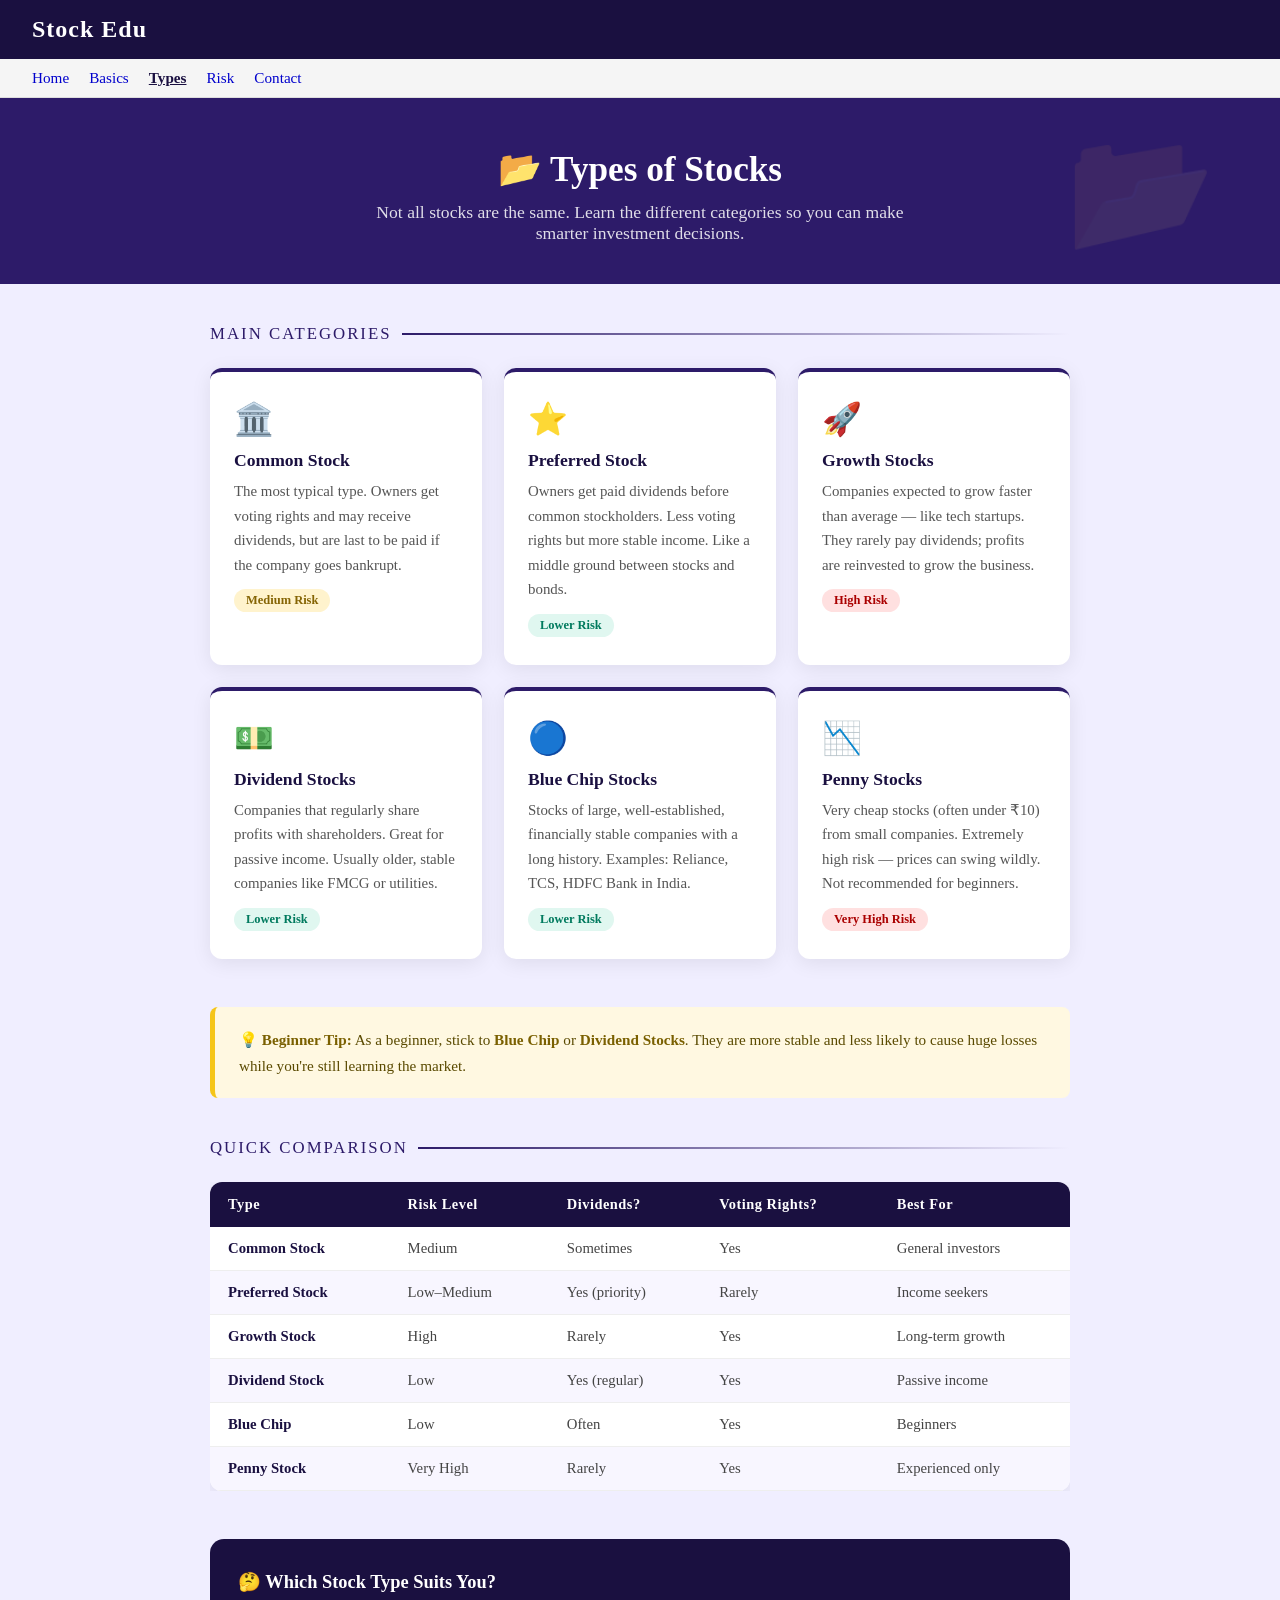
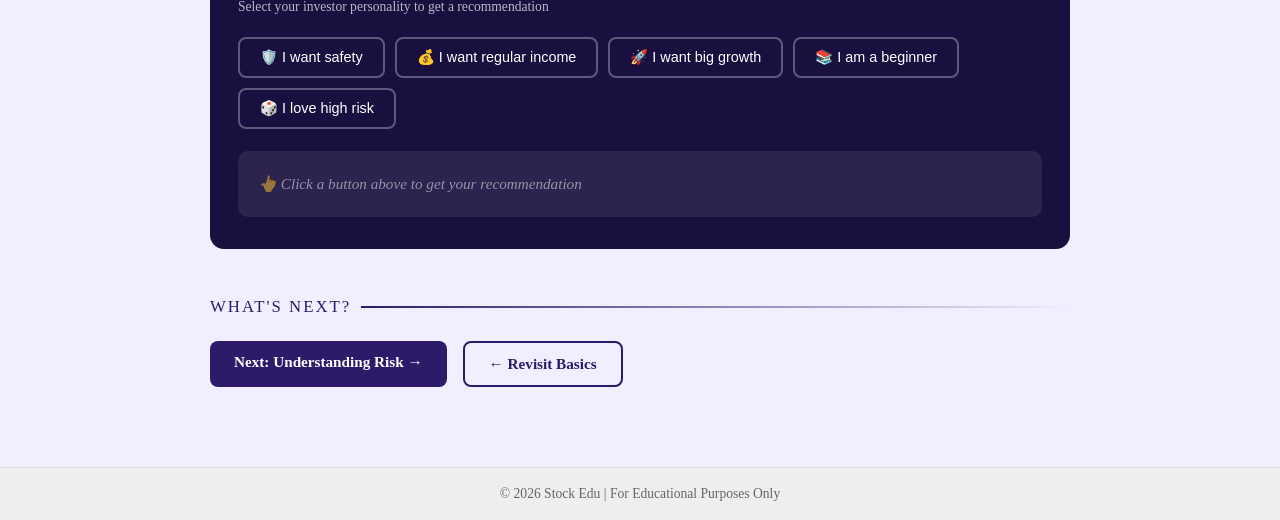
<file: types.html>
<!DOCTYPE html>
<html lang="en">
<head>
  <meta charset="UTF-8" />
  <meta name="viewport" content="width=device-width, initial-scale=1.0"/>
  <title>Stock Edu – Types of Stocks</title>
  <style>
    :root {
      --navy:   #1a1040;
      --purple: #2d1b69;
      --accent: #00c9a7;
      --gold:   #f5c518;
      --light:  #f0eeff;
      --white:  #ffffff;
      --text:   #333;
    }

    * { box-sizing: border-box; margin: 0; padding: 0; }

    body {
      font-family: Georgia, 'Times New Roman', serif;
      background: var(--light);
      color: var(--text);
    }

    /* ── Header ── */
    header {
      background: var(--navy);
      color: var(--white);
      padding: 16px 32px;
    }
    header h1 { font-size: 1.5rem; letter-spacing: 1px; }

    /* ── Navbar ── */
    nav {
      background: #f5f5f5;
      border-bottom: 1px solid #ddd;
      padding: 10px 32px;
      display: flex;
      gap: 20px;
    }
    nav a {
      text-decoration: none;
      color: #0000cc;
      font-size: 0.95rem;
    }
    nav a:hover { text-decoration: underline; }
    nav a.active { color: var(--navy); font-weight: bold; text-decoration: underline; }

    /* ── Hero ── */
    .hero {
      background: var(--purple);
      color: var(--white);
      padding: 50px 32px 40px;
      text-align: center;
      position: relative;
      overflow: hidden;
    }
    .hero::before {
      content: "📂";
      font-size: 120px;
      position: absolute;
      right: 5%;
      top: 50%;
      transform: translateY(-50%);
      opacity: 0.08;
    }
    .hero h2 { font-size: 2.2rem; margin-bottom: 12px; }
    .hero p  { font-size: 1.1rem; opacity: 0.85; max-width: 560px; margin: 0 auto; }

    /* ── Container ── */
    .container {
      max-width: 900px;
      margin: 0 auto;
      padding: 40px 20px 60px;
    }

    /* ── Section Title ── */
    .section-title {
      font-size: 1.05rem;
      color: var(--purple);
      letter-spacing: 2px;
      text-transform: uppercase;
      margin-bottom: 24px;
      display: flex;
      align-items: center;
      gap: 10px;
    }
    .section-title::after {
      content: '';
      flex: 1;
      height: 2px;
      background: linear-gradient(to right, var(--purple), transparent);
    }

    /* ── Type Cards ── */
    .type-cards {
      display: grid;
      grid-template-columns: repeat(auto-fit, minmax(260px, 1fr));
      gap: 22px;
      margin-bottom: 48px;
    }
    .type-card {
      background: #fff;
      border-radius: 12px;
      padding: 28px 24px;
      box-shadow: 0 4px 20px rgba(0,0,0,0.08);
      border-top: 4px solid var(--purple);
      transition: transform 0.2s, box-shadow 0.2s;
    }
    .type-card:hover {
      transform: translateY(-4px);
      box-shadow: 0 8px 30px rgba(0,0,0,0.13);
    }
    .type-card .icon { font-size: 2rem; margin-bottom: 12px; }
    .type-card h3 { font-size: 1.1rem; color: var(--navy); margin-bottom: 8px; }
    .type-card p  { font-size: 0.93rem; line-height: 1.65; color: #555; }
    .type-card .tag {
      display: inline-block;
      margin-top: 12px;
      padding: 4px 12px;
      border-radius: 99px;
      font-size: 0.78rem;
      font-weight: bold;
    }
    .tag-low    { background: #e0f7f0; color: #007a5e; }
    .tag-medium { background: #fff3cd; color: #856404; }
    .tag-high   { background: #ffe0e0; color: #a00; }

    /* ── Comparison Table ── */
    .table-wrap {
      overflow-x: auto;
      margin-bottom: 48px;
    }
    table {
      width: 100%;
      border-collapse: collapse;
      background: #fff;
      border-radius: 12px;
      overflow: hidden;
      box-shadow: 0 4px 20px rgba(0,0,0,0.08);
      font-size: 0.92rem;
    }
    thead {
      background: var(--navy);
      color: var(--white);
    }
    thead th {
      padding: 14px 18px;
      text-align: left;
      font-size: 0.9rem;
      letter-spacing: 0.5px;
    }
    tbody tr:nth-child(even) { background: #f8f6ff; }
    tbody tr:hover { background: #ede9ff; }
    tbody td {
      padding: 13px 18px;
      border-bottom: 1px solid #eee;
      color: #444;
    }
    tbody td:first-child { font-weight: bold; color: var(--navy); }

    /* ── Highlight Box ── */
    .highlight {
      background: #fff8e1;
      border-left: 5px solid var(--gold);
      border-radius: 8px;
      padding: 20px 24px;
      margin-bottom: 40px;
      font-size: 0.95rem;
      line-height: 1.7;
      color: #5a4a00;
    }
    .highlight strong { color: #7a6000; }

    /* ── Interactive Picker ── */
    .picker-box {
      background: var(--navy);
      color: var(--white);
      border-radius: 14px;
      padding: 32px 28px;
      margin-bottom: 48px;
    }
    .picker-box h3 { font-size: 1.15rem; margin-bottom: 6px; }
    .picker-box p  { font-size: 0.85rem; opacity: 0.7; margin-bottom: 22px; }

    .picker-options {
      display: flex;
      flex-wrap: wrap;
      gap: 10px;
      margin-bottom: 22px;
    }
    .picker-options button {
      padding: 10px 20px;
      border-radius: 8px;
      border: 2px solid rgba(255,255,255,0.3);
      background: transparent;
      color: var(--white);
      cursor: pointer;
      font-size: 0.9rem;
      transition: all 0.2s;
    }
    .picker-options button:hover,
    .picker-options button.selected {
      background: var(--accent);
      border-color: var(--accent);
      color: var(--navy);
      font-weight: bold;
    }

    .picker-result {
      background: rgba(255,255,255,0.08);
      border-radius: 10px;
      padding: 20px;
      font-size: 0.95rem;
      line-height: 1.7;
      min-height: 60px;
      transition: all 0.3s;
    }
    .picker-result .res-title {
      font-size: 1.05rem;
      font-weight: bold;
      color: var(--accent);
      margin-bottom: 8px;
    }

    /* ── Next Steps ── */
    .next-steps {
      display: flex;
      gap: 16px;
      flex-wrap: wrap;
      margin-bottom: 20px;
    }
    .next-btn {
      display: inline-block;
      text-decoration: none;
      padding: 12px 24px;
      border-radius: 8px;
      font-size: 0.95rem;
      font-weight: bold;
      transition: opacity 0.2s, transform 0.15s;
    }
    .next-btn:hover { opacity: 0.85; transform: translateY(-2px); }
    .btn-primary { background: var(--purple); color: #fff; }
    .btn-outline  { border: 2px solid var(--purple); color: var(--purple); background: transparent; }

    /* ── Footer ── */
    footer {
      background: #eee;
      text-align: center;
      padding: 18px;
      font-size: 0.85rem;
      color: #666;
      border-top: 1px solid #ddd;
    }

    /* ── Animations ── */
    @keyframes fadeUp {
      from { opacity: 0; transform: translateY(24px); }
      to   { opacity: 1; transform: translateY(0); }
    }
    .type-card { animation: fadeUp 0.5s ease both; }
    .type-card:nth-child(1) { animation-delay: 0.05s; }
    .type-card:nth-child(2) { animation-delay: 0.15s; }
    .type-card:nth-child(3) { animation-delay: 0.25s; }
    .type-card:nth-child(4) { animation-delay: 0.35s; }
    .type-card:nth-child(5) { animation-delay: 0.45s; }
    .type-card:nth-child(6) { animation-delay: 0.55s; }
  </style>
</head>
<body>

  <!-- Header -->
  <header>
    <h1>Stock Edu</h1>
  </header>

  <!-- Navbar -->
  <nav>
    <a href="index.html">Home</a>
    <a href="basics.html">Basics</a>
    <a href="types.html" class="active">Types</a>
    <a href="risk.html">Risk</a>
    <a href="contact.html">Contact</a>
  </nav>

  <!-- Hero -->
  <div class="hero">
    <h2>📂 Types of Stocks</h2>
    <p>Not all stocks are the same. Learn the different categories so you can make smarter investment decisions.</p>
  </div>

  <!-- Main Content -->
  <div class="container">

    <!-- Type Cards -->
    <div class="section-title">Main Categories</div>
    <div class="type-cards">

      <div class="type-card">
        <div class="icon">🏛️</div>
        <h3>Common Stock</h3>
        <p>The most typical type. Owners get voting rights and may receive dividends, but are last to be paid if the company goes bankrupt.</p>
        <span class="tag tag-medium">Medium Risk</span>
      </div>

      <div class="type-card">
        <div class="icon">⭐</div>
        <h3>Preferred Stock</h3>
        <p>Owners get paid dividends before common stockholders. Less voting rights but more stable income. Like a middle ground between stocks and bonds.</p>
        <span class="tag tag-low">Lower Risk</span>
      </div>

      <div class="type-card">
        <div class="icon">🚀</div>
        <h3>Growth Stocks</h3>
        <p>Companies expected to grow faster than average — like tech startups. They rarely pay dividends; profits are reinvested to grow the business.</p>
        <span class="tag tag-high">High Risk</span>
      </div>

      <div class="type-card">
        <div class="icon">💵</div>
        <h3>Dividend Stocks</h3>
        <p>Companies that regularly share profits with shareholders. Great for passive income. Usually older, stable companies like FMCG or utilities.</p>
        <span class="tag tag-low">Lower Risk</span>
      </div>

      <div class="type-card">
        <div class="icon">🔵</div>
        <h3>Blue Chip Stocks</h3>
        <p>Stocks of large, well-established, financially stable companies with a long history. Examples: Reliance, TCS, HDFC Bank in India.</p>
        <span class="tag tag-low">Lower Risk</span>
      </div>

      <div class="type-card">
        <div class="icon">📉</div>
        <h3>Penny Stocks</h3>
        <p>Very cheap stocks (often under ₹10) from small companies. Extremely high risk — prices can swing wildly. Not recommended for beginners.</p>
        <span class="tag tag-high">Very High Risk</span>
      </div>

    </div>

    <!-- Tip -->
    <div class="highlight">
      <strong>💡 Beginner Tip:</strong> As a beginner, stick to <strong>Blue Chip</strong> or <strong>Dividend Stocks</strong>. They are more stable and less likely to cause huge losses while you're still learning the market.
    </div>

    <!-- Comparison Table -->
    <div class="section-title">Quick Comparison</div>
    <div class="table-wrap">
      <table>
        <thead>
          <tr>
            <th>Type</th>
            <th>Risk Level</th>
            <th>Dividends?</th>
            <th>Voting Rights?</th>
            <th>Best For</th>
          </tr>
        </thead>
        <tbody>
          <tr>
            <td>Common Stock</td>
            <td>Medium</td>
            <td>Sometimes</td>
            <td>Yes</td>
            <td>General investors</td>
          </tr>
          <tr>
            <td>Preferred Stock</td>
            <td>Low–Medium</td>
            <td>Yes (priority)</td>
            <td>Rarely</td>
            <td>Income seekers</td>
          </tr>
          <tr>
            <td>Growth Stock</td>
            <td>High</td>
            <td>Rarely</td>
            <td>Yes</td>
            <td>Long-term growth</td>
          </tr>
          <tr>
            <td>Dividend Stock</td>
            <td>Low</td>
            <td>Yes (regular)</td>
            <td>Yes</td>
            <td>Passive income</td>
          </tr>
          <tr>
            <td>Blue Chip</td>
            <td>Low</td>
            <td>Often</td>
            <td>Yes</td>
            <td>Beginners</td>
          </tr>
          <tr>
            <td>Penny Stock</td>
            <td>Very High</td>
            <td>Rarely</td>
            <td>Yes</td>
            <td>Experienced only</td>
          </tr>
        </tbody>
      </table>
    </div>

    <!-- Interactive Picker -->
    <div class="picker-box">
      <h3>🤔 Which Stock Type Suits You?</h3>
      <p>Select your investor personality to get a recommendation</p>

      <div class="picker-options">
        <button onclick="pick(this, 'safe')">🛡️ I want safety</button>
        <button onclick="pick(this, 'income')">💰 I want regular income</button>
        <button onclick="pick(this, 'growth')">🚀 I want big growth</button>
        <button onclick="pick(this, 'beginner')">📚 I am a beginner</button>
        <button onclick="pick(this, 'thrill')">🎲 I love high risk</button>
      </div>

      <div class="picker-result" id="picker-result">
        <em style="opacity:0.5">👆 Click a button above to get your recommendation</em>
      </div>
    </div>

    <!-- Next Steps -->
    <div class="section-title">What's Next?</div>
    <div class="next-steps">
      <a href="risk.html" class="next-btn btn-primary">Next: Understanding Risk →</a>
      <a href="basics.html" class="next-btn btn-outline">← Revisit Basics</a>
    </div>

  </div>

  <!-- Footer -->
  <footer>© 2026 Stock Edu | For Educational Purposes Only</footer>

  <script>
    // ── Stock Picker ──
    const recommendations = {
      safe: {
        title: "🛡️ Best for you: Blue Chip Stocks",
        desc: "Blue Chip stocks from large, stable companies like Reliance or TCS offer steady performance with lower risk. They won't make you rich overnight, but they protect your money well."
      },
      income: {
        title: "💰 Best for you: Dividend Stocks",
        desc: "Dividend stocks pay you regularly — like getting a salary from your investment! Look for companies in FMCG, utilities, or banking sectors that have a history of consistent dividends."
      },
      growth: {
        title: "🚀 Best for you: Growth Stocks",
        desc: "Growth stocks in sectors like technology or pharmaceuticals can multiply your investment over time. Be patient — these are long-term bets, not quick wins. Expect volatility!"
      },
      beginner: {
        title: "📚 Best for you: Blue Chip + Dividend Stocks",
        desc: "As a beginner, start with large, well-known companies. They are easier to research, more stable, and less stressful. Avoid penny stocks and pure growth plays until you gain experience."
      },
      thrill: {
        title: "🎲 You might consider: Growth or Penny Stocks",
        desc: "⚠️ Warning: Penny stocks and aggressive growth stocks are extremely risky. Only invest money you are 100% okay losing. Always research deeply before jumping in. High reward = high risk!"
      }
    };

    function pick(btn, type) {
      // Remove selected from all buttons
      document.querySelectorAll('.picker-options button').forEach(b => b.classList.remove('selected'));
      btn.classList.add('selected');

      const r = recommendations[type];
      const result = document.getElementById('picker-result');
      result.innerHTML = `<div class="res-title">${r.title}</div><div>${r.desc}</div>`;
    }
  </script>

</body>
</html>
</file>
<file: style.css>
body {
    margin: 0;
    font-family: Arial, sans-serif;
}

.login-body {
    display: flex;
    justify-content: center;
    align-items: center;
    height: 100vh;
    background: linear-gradient(to right, #062735, #100232, #0f1d23);
}

.login-container {
    background: rgb(49, 187, 228);
    padding: 40px;
    border-radius: 10px;
    width: 300px;
    text-align: center;
    box-shadow: 0 4px 15px rgba(8, 1, 1, 0.958);
}

input {
    width: 100%;
    padding: 10px;
    margin: 10px 0;
    border-radius: 5px;
    border: 1px solid #070101;
}

input:invalid {
    border: 2px solid red;
}

input:valid {
    border: 2px solid green;
}

.checkbox {
    text-align: left;
    font-size: 14px;
}

button {
    width: 100%;
    padding: 10px;
    background-color: #1e033c;
    color: rgb(2, 94, 98);
    border: none;
    border-radius: 5px;
    cursor: pointer;
}

button:hover {
    background-color: #0f2027;
}
</file>
